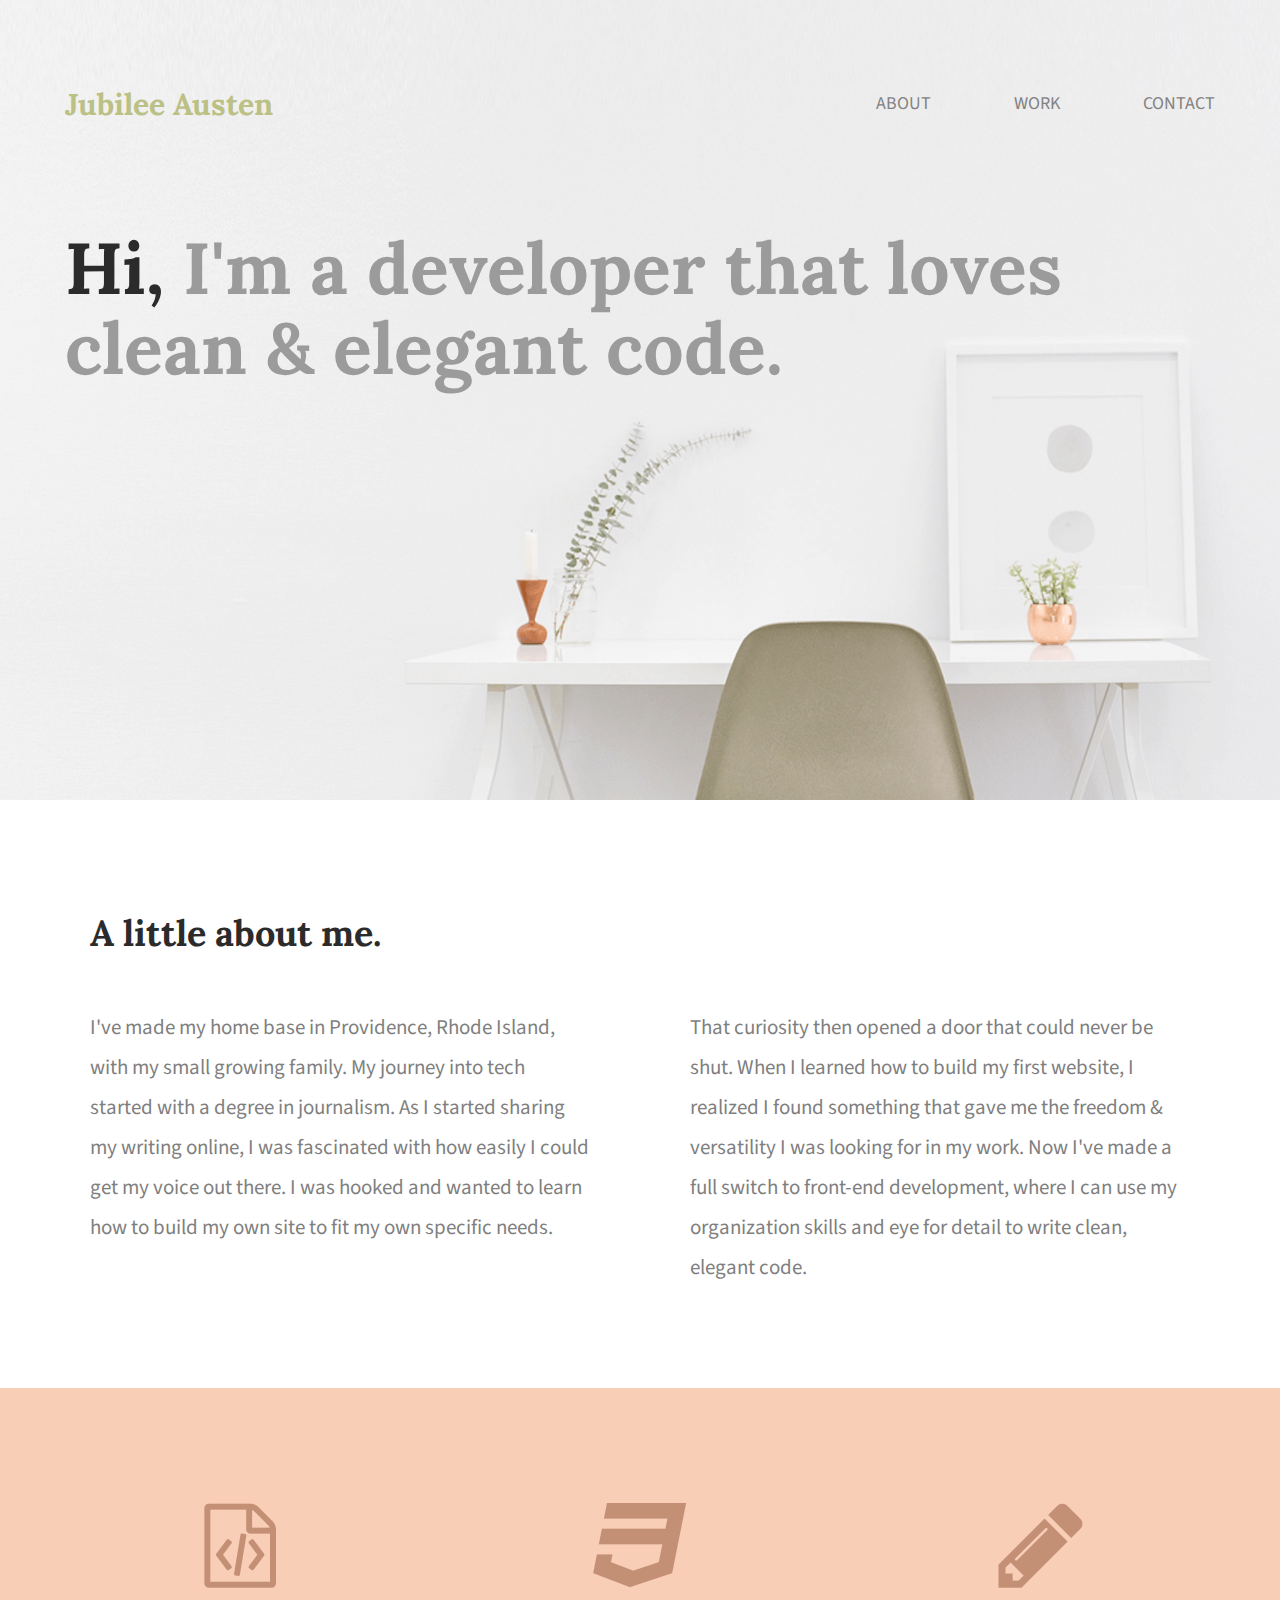
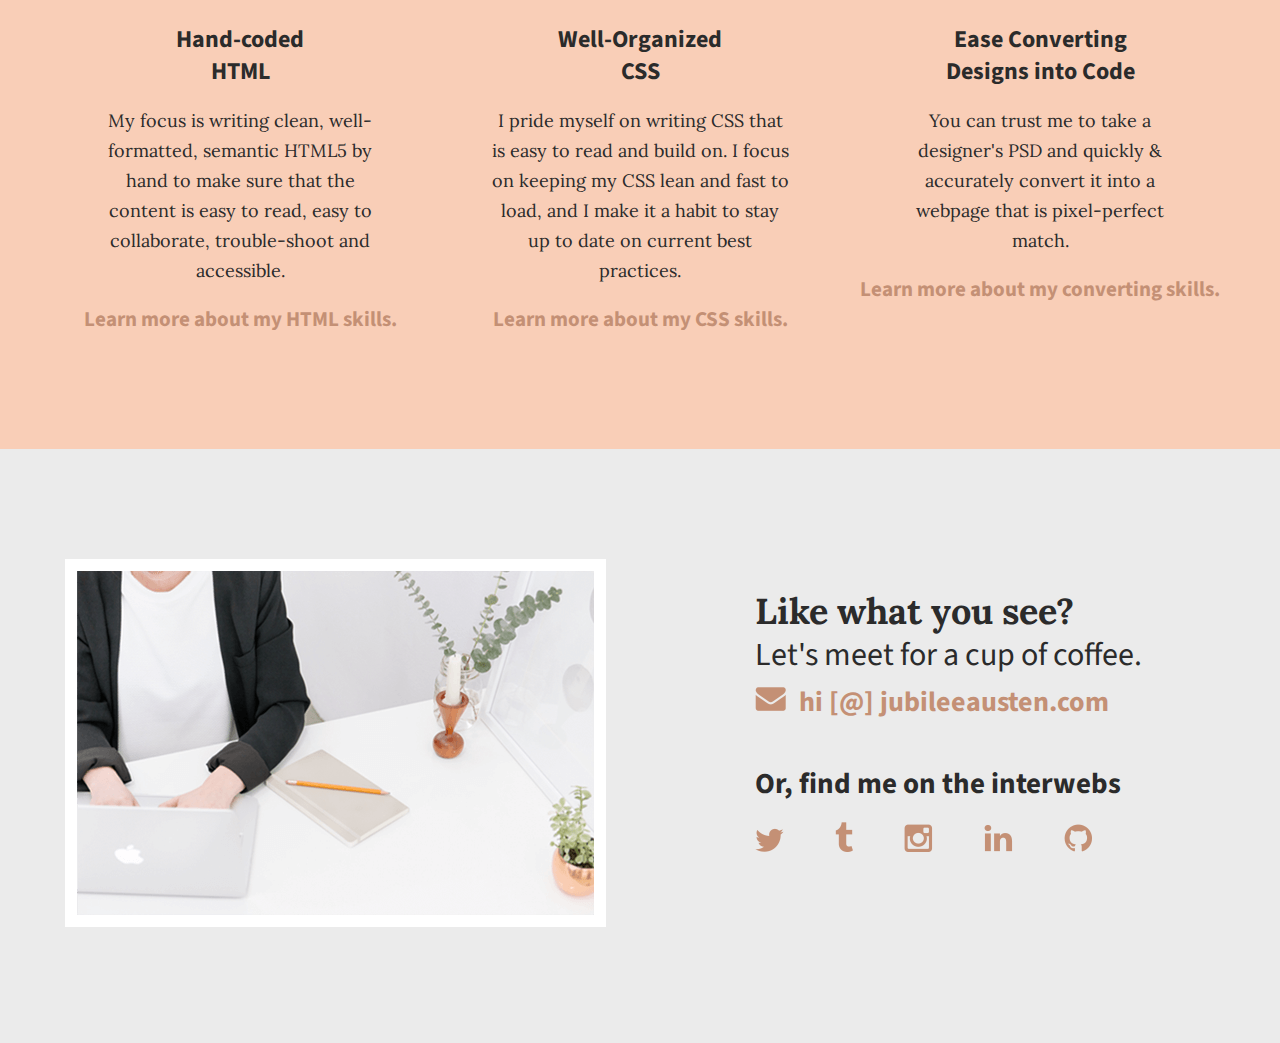
<file: index.html>
<!doctype html>
<html lang="en">

    <head>
        <meta charset="utf-8">
        <title>Jubilee Austen | Portfolio</title>
        <link rel="stylesheet" href="css/normalize.css">
        <link rel="stylesheet" href="css/main.css">
        <link href='https://fonts.googleapis.com/css?family=Lora:400,700' rel='stylesheet' type='text/css'>
        <link href='https://fonts.googleapis.com/css?family=Source+Sans+Pro:400,700' rel='stylesheet' type='text/css'>
    </head>
    
    <body>
    <!-- HEADER -->
        <header id="main-header">
            <div class="full-width">
                <div class="half-width">
                    <h1>Jubilee Austen</h1>
                </div>
                <div class="half width">
                    <nav>
                        <ul>
                            <li><a href="#about">About</a></li>
                            <li><a href="#work">Work</a></li>
                            <li><a href="#contact">Contact</a></li>
                        </ul>
                    </nav>
                </div>
                <h2><span>Hi,</span> I'm a developer that loves clean &amp; elegant code.</h2>
            </div>
        </header>

        <main>
            <!-- ABOUT -->
            <section id="about">
                <div class="full-width">
                    <h2>A little about me.</h2>
                    <div class="half-width">
                        <p>
                            I've made my home base in Providence, Rhode Island, with my small growing family. My journey into tech started with a degree in journalism. As I started sharing my writing online, I was fascinated with how easily I could get my voice out there. I was hooked and wanted to learn how to build my own site to fit my own specific needs.
                        </p>
                    </div>
                    <div class="half-width">
                        <p>
                            That curiosity then opened a door that could never be shut. When I learned how to build my first website, I realized I found something that gave me the freedom & versatility I was looking for in my work. Now I've made a full switch to front-end development, where I can use my organization skills and eye for detail to write clean, elegant code.
                        </p>
                    </div>
                </div>
            </section>
            
            <!-- WORK -->
            <section id="work" class="work-main">
                <div class="full-width">
                    <div class="third-width">
                        <img src="img/html-icon.png" alt="HTML icon" />
                        <h3>Hand-coded HTML</h3>
                        <p>
                            My focus is writing clean, well-formatted, semantic HTML5 by hand to make sure that the content is easy to read, easy to collaborate, trouble-shoot and accessible.
                        </p>
                        <a href="work/html/index.html">Learn more about my HTML skills.</a>
                    </div>
                    <div class="third-width">
                        <img src="img/css-icon.png" alt="CSS icon" />
                        <h3>Well-Organized CSS</h3>
                        <p>
                            I pride myself on writing CSS that is easy to read and build on. I focus on keeping my CSS lean and fast to load, and I make it a habit to stay up to date on current best practices.
                        </p>
                        <a href="work/css/index.html">Learn more about my CSS skills.</a>
                    </div>
                    <div class="third-width">
                        <img src="img/pencil-icon.png" alt="Pencil icon" />
                        <h3>Ease Converting Designs into Code</h3>
                        <p>
                            You can trust me to take a designer's PSD and quickly & accurately convert it into a webpage that is pixel-perfect match.
                        </p>
                        <a href="work/convert/index.html">Learn more about my converting skills.</a>
                    </div>
                </div>
            </section>
            
            <!-- CONTACT -->
            <footer id="contact">
                <div class="full-width">
                    <div class="half-width">
                        <img src="img/contact-image.png" alt="Contact image" id="contact-img"/>
                    </div>
                    <div class="half-width">
                        <h2>Like what you see?</h2>
                        <h3 id="email-header">Let's meet for a cup of coffee.</h3>
                        <a href="mailto:hi@jubileeausten.com"><img src="img/envelope.png" alt="Envelope icon" id="envelope"/></a>
                        <a href="mailto:hi@jubileeausten.com">hi [@] jubileeausten.com</a>
                        <h3 id="socialmedia-header">Or, find me on the interwebs</h3>
                        <ul>
                            <li><a href="https://twitter.com/"><img src="img/twitter.png" alt="Twitter icon" /></a></li>
                            <li><a href="https://www.tumblr.com/"><img src="img/tumblr.png" alt="Tumblr icon" /></a></li>
                            <li><a href="https://www.instagram.com/"><img src="img/instagram.png" alt="Instagram icon" /></a></li>
                            <li><a href="https://www.linkedin.com/"><img src="img/linkedin.png" alt="Linkedin icon" /></a></li>
                            <li><a href="https://github.com/"><img src="img/github.png" alt="Github icon" /></a></li>
                        </ul>
                    </div>
                </div>
            </footer>
        </main>
    </body>
</html>
</file>
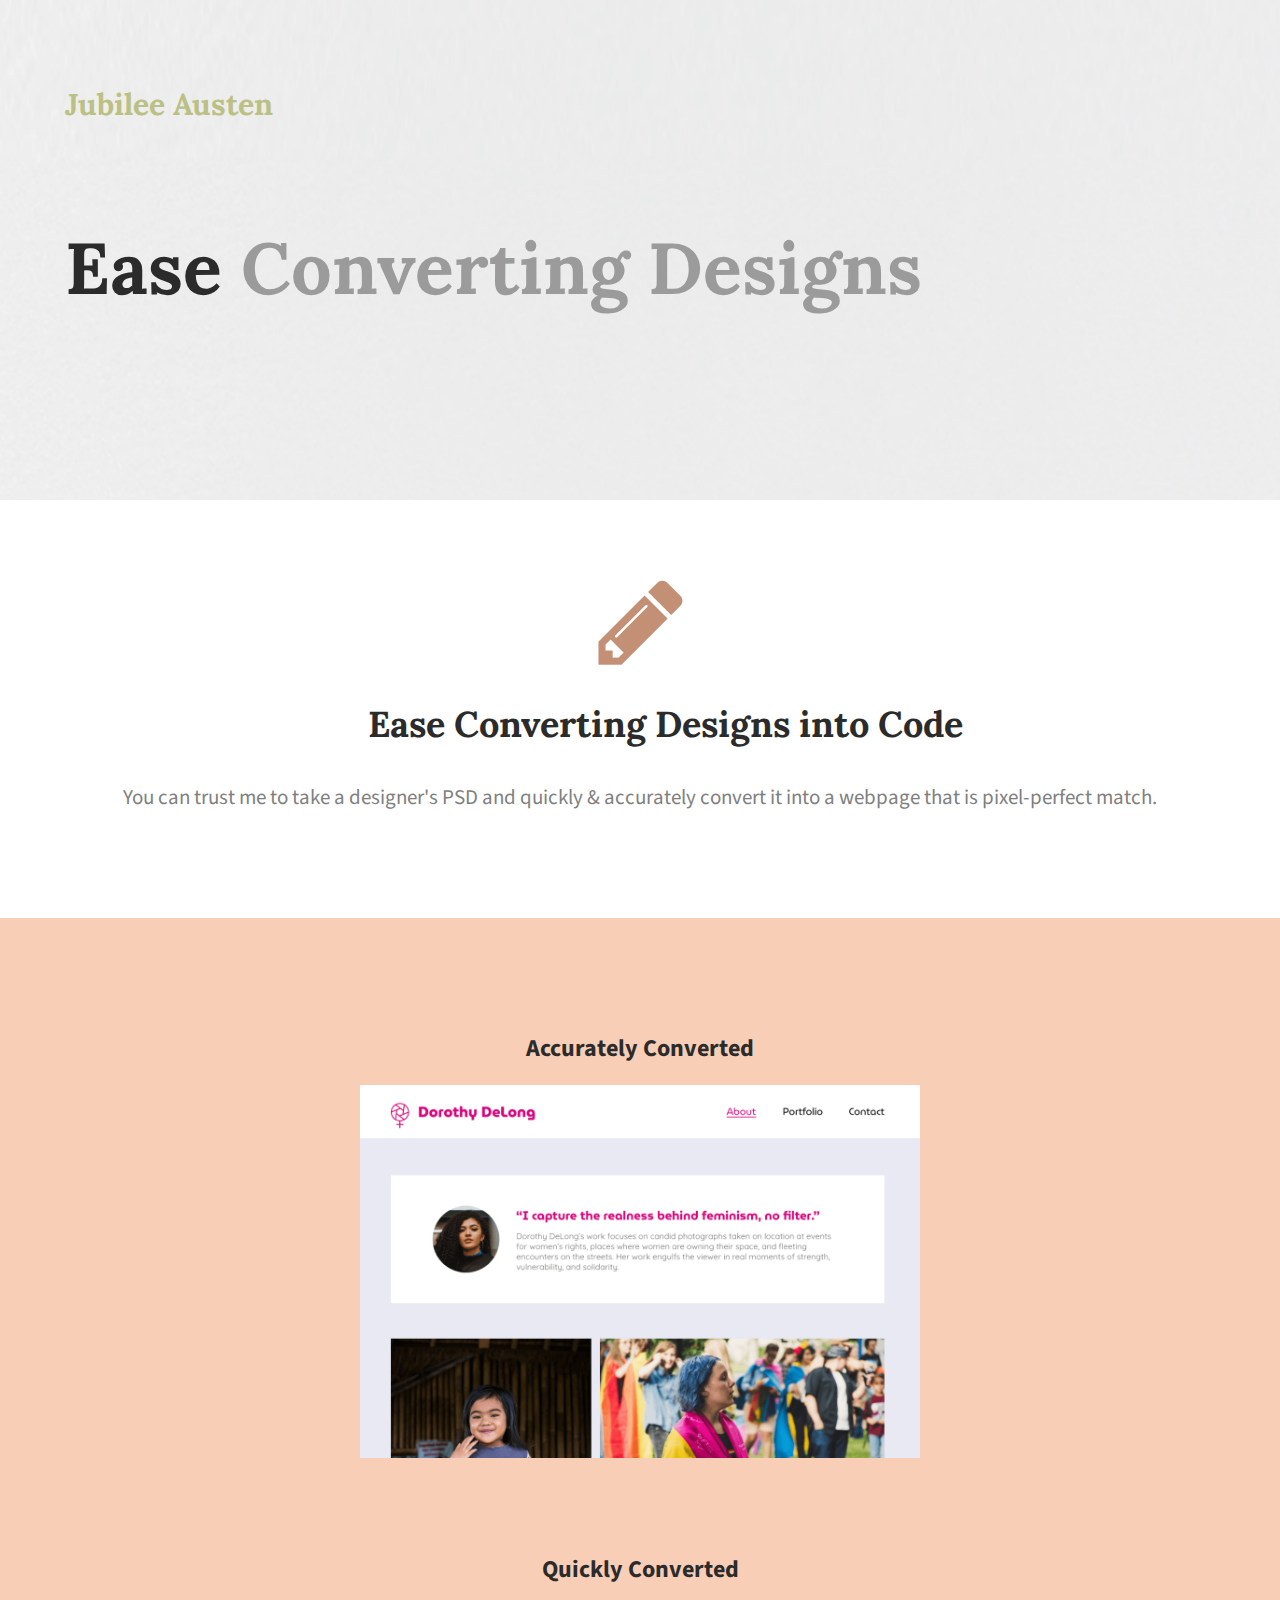
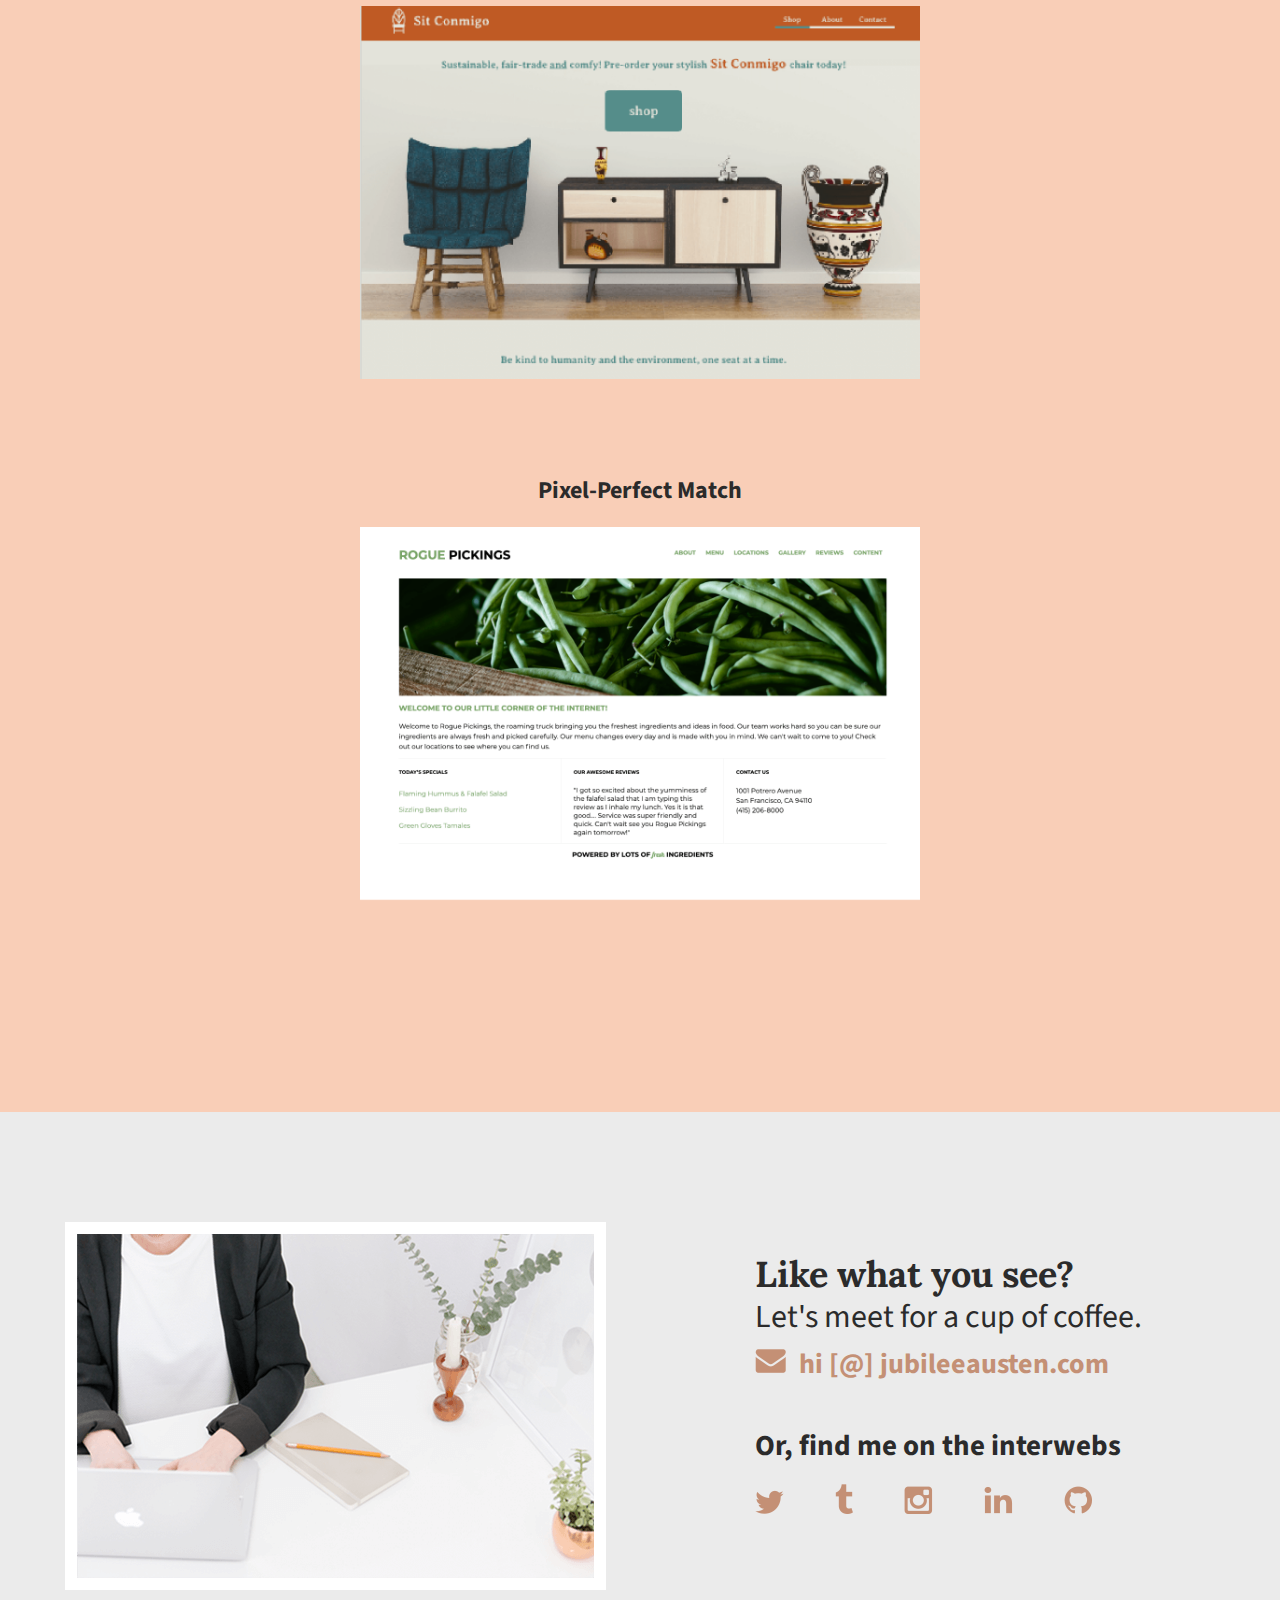
<file: work/convert/index.html>
<!doctype html>
<html lang="en">

    <head>
        <meta charset="utf-8">
        <title>Jubilee Austen | Convert</title>
        <link rel="stylesheet" href="../../css/normalize.css">
        <link rel="stylesheet" href="../../css/main.css">
        <link href='https://fonts.googleapis.com/css?family=Lora:400,700' rel='stylesheet' type='text/css'>
        <link href='https://fonts.googleapis.com/css?family=Source+Sans+Pro:400,700' rel='stylesheet' type='text/css'>
    </head>
    
    <body>
    <!-- HEADER -->
        <header id="work-header">
            <div class="full-width">
                <div class="half-width">
                    <a id="home" href="../../index.html"><h1>Jubilee Austen</h1></a>
                </div>
                <h2><span>Ease</span> Converting Designs</h2>
            </div>
        </header>

        <main>
            <!-- ABOUT -->
            <section id="about" class="work-about">
                <div class="full-width">
                    <img src="../../img/pencil-icon.png" alt="Pencil icon" />
                    <h2>Ease Converting Designs into Code</h2>
                    <p>
                        You can trust me to take a designer's PSD and quickly & accurately convert it into a webpage that is pixel-perfect match.
                    </p>
                </div>
            </section>
            
            <!-- WORK -->
            <section id="work" class="convert" >
                <div class="full-width">
                    <h3>Accurately Converted</h3>
                    <img src="../../img/dorothy.png" alt="Dorothy screenshot" />
                    <h3>Quickly Converted</h3>
                    <img src="../../img/sit-conmigo.png" alt="Sit Conmigo screenshot" />
                    <h3>Pixel-Perfect Match</h3>
                    <img src="../../img/rogue.png" alt="Rogue screenshot" />
                </div> 
            </section>
            
            <!-- CONTACT -->
            <footer id="contact">
                <div class="full-width">
                    <div class="half-width">
                        <img src="../../img/contact-image.png" alt="Contact image" id="contact-img"/>
                    </div>
                    <div class="half-width">
                        <h2>Like what you see?</h2>
                        <h3 id="email-header">Let's meet for a cup of coffee.</h3>
                        <a href="mailto:hi@jubileeausten.com"><img src="../../img/envelope.png" alt="Envelope icon" id="envelope"/></a>
                        <a href="mailto:hi@jubileeausten.com">hi [@] jubileeausten.com</a>
                        <h3 id="socialmedia-header">Or, find me on the interwebs</h3>
                        <ul>
                            <li><a href="https://twitter.com/"><img src="../../img/twitter.png" alt="Twitter icon" /></a></li>
                            <li><a href="https://www.tumblr.com/"><img src="../../img/tumblr.png" alt="Tumblr icon" /></a></li>
                            <li><a href="https://www.instagram.com/"><img src="../../img/instagram.png" alt="Instagram icon" /></a></li>
                            <li><a href="https://www.linkedin.com/"><img src="../../img/linkedin.png" alt="Linkedin icon" /></a></li>
                            <li><a href="https://github.com/"><img src="../../img/github.png" alt="Github icon" /></a></li>
                        </ul>
                    </div>
                </div>
            </footer>
        </main>
    </body>
</html>
</file>
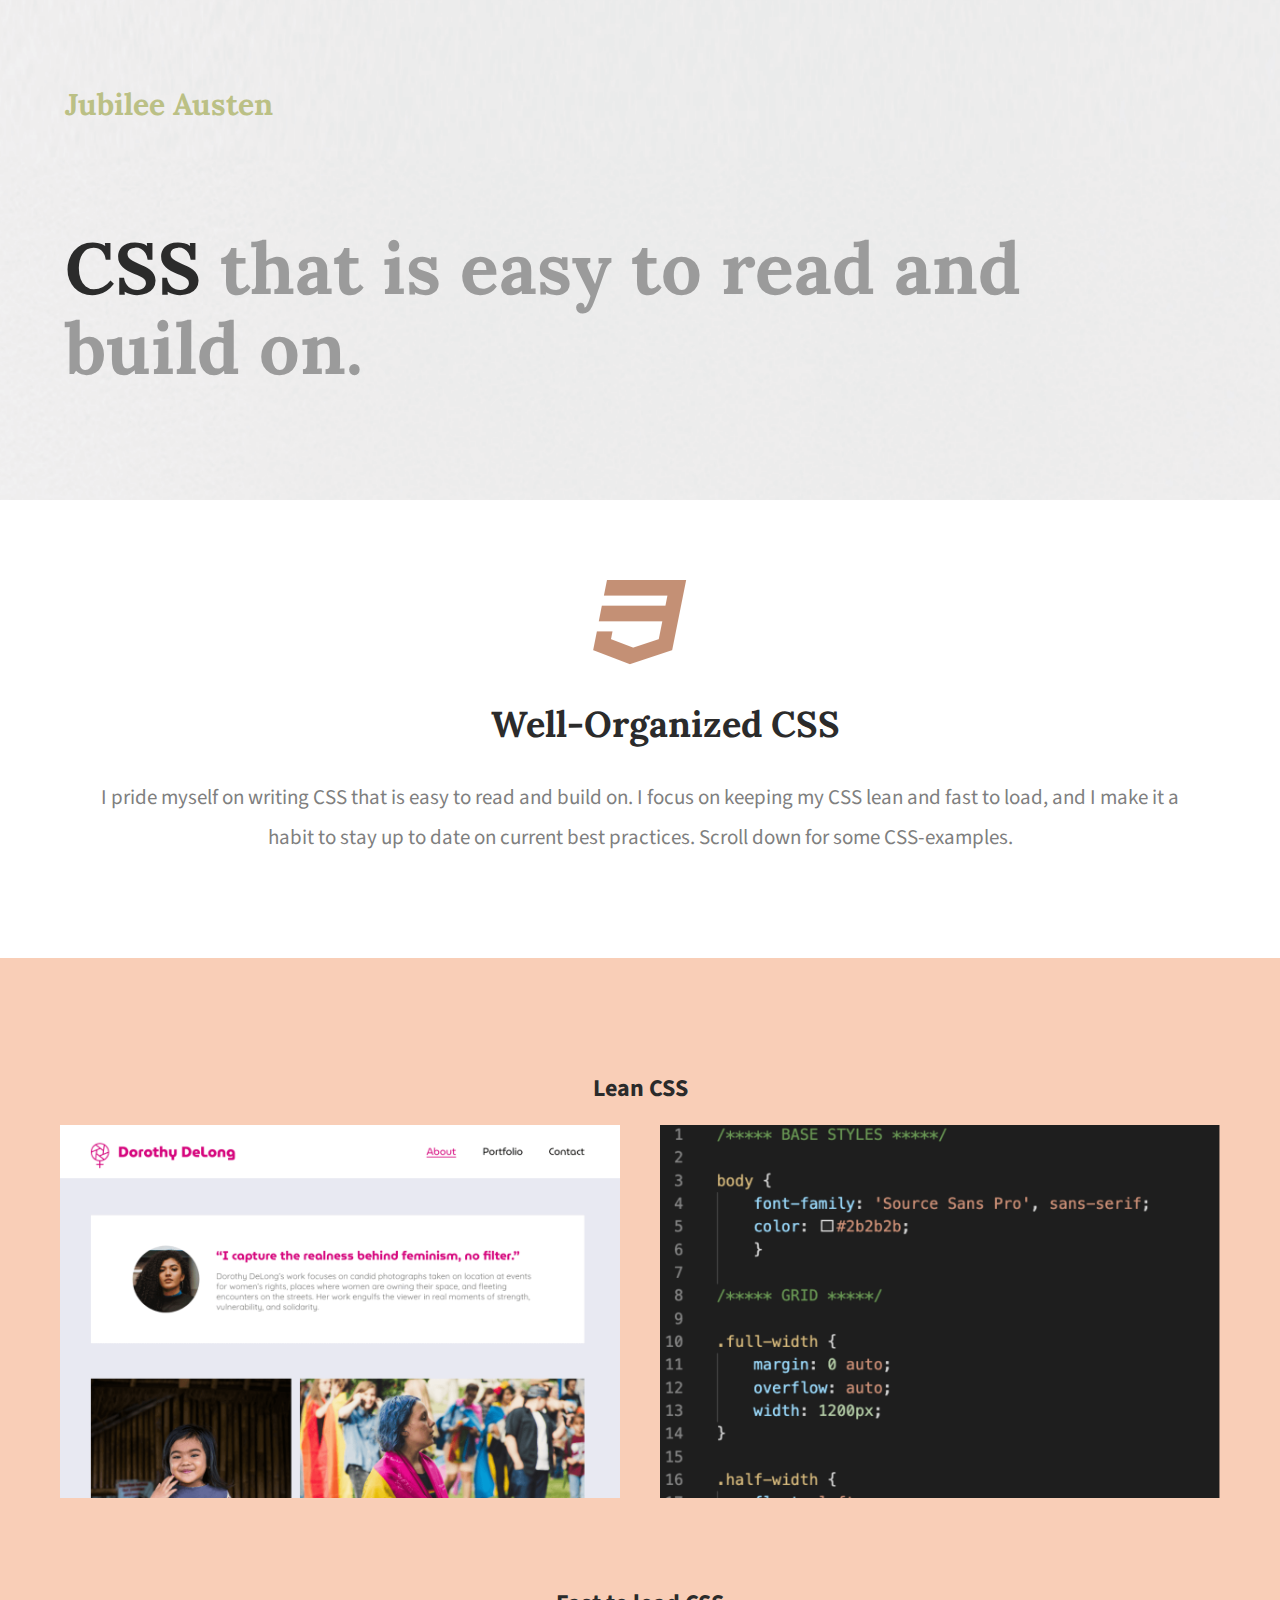
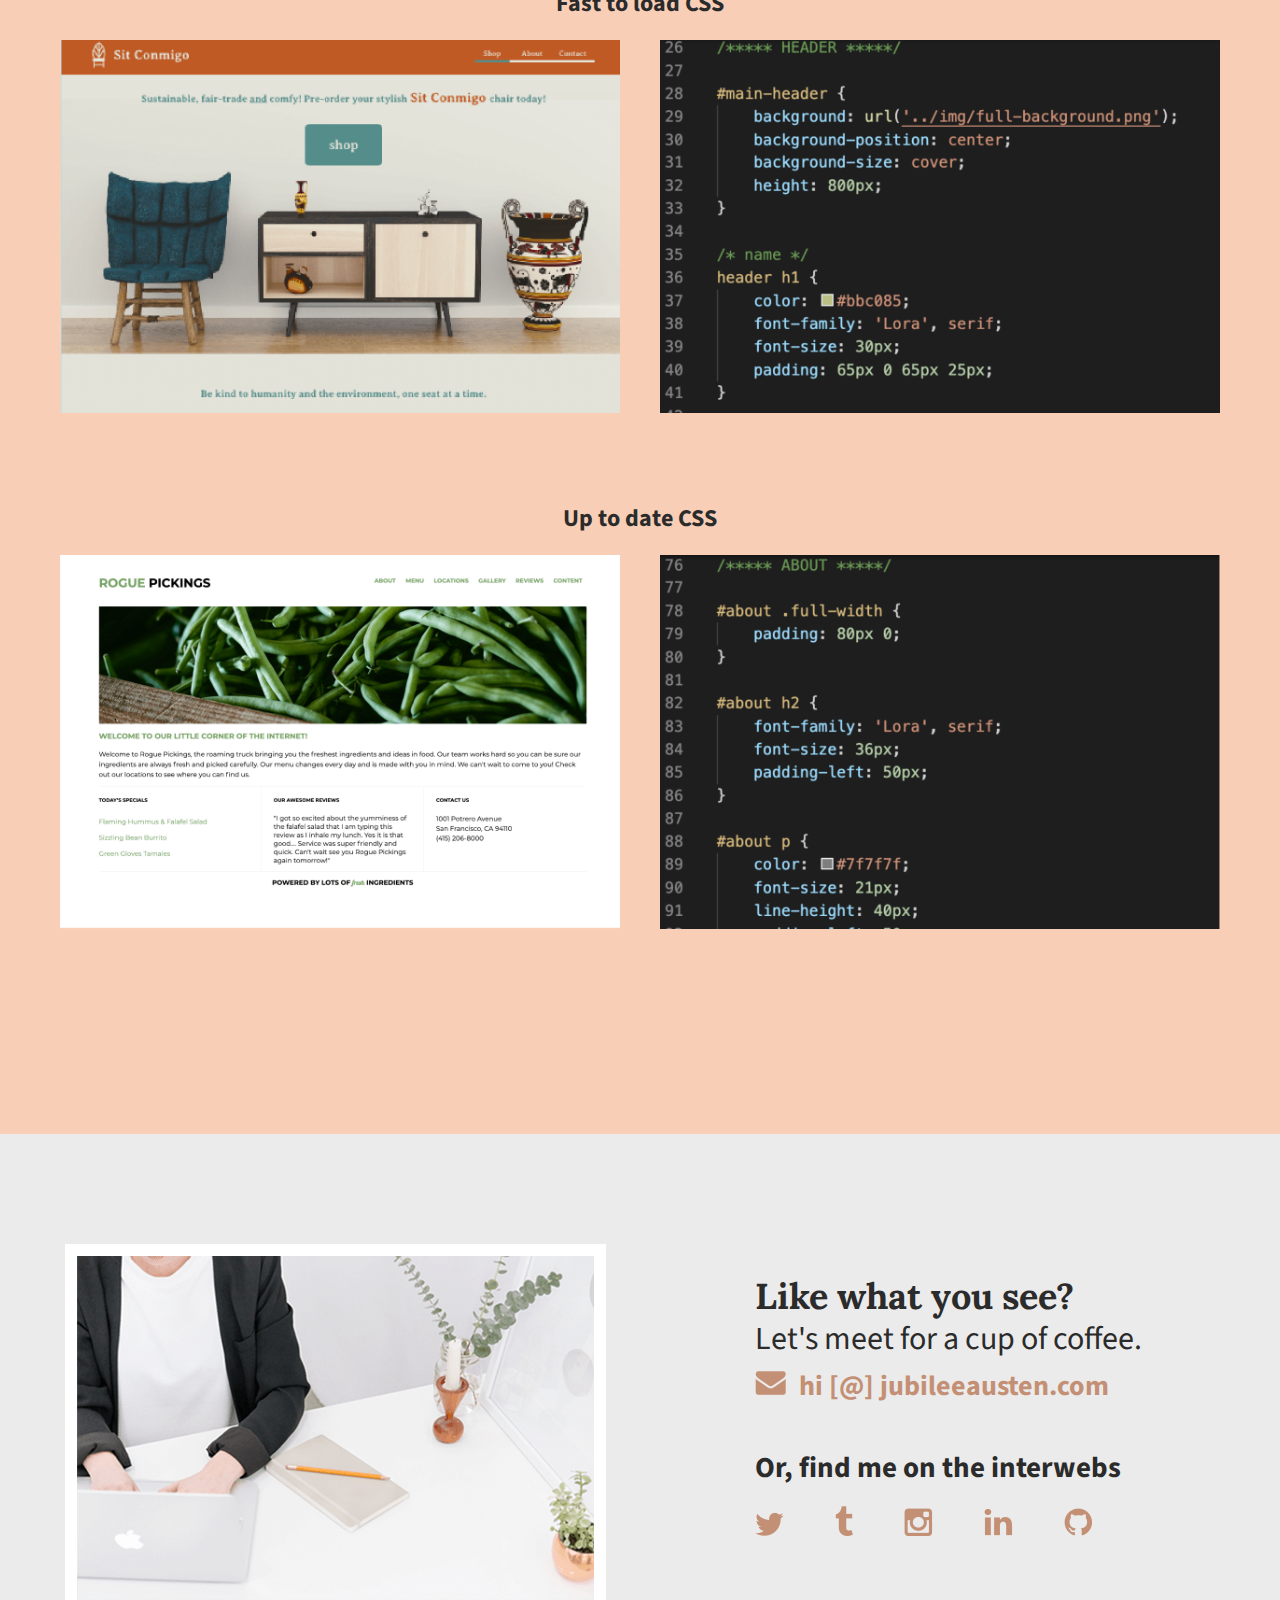
<file: work/css/index.html>
<!doctype html>
<html lang="en">

    <head>
        <meta charset="utf-8">
        <title>Jubilee Austen | CSS</title>
        <link rel="stylesheet" href="../../css/normalize.css">
        <link rel="stylesheet" href="../../css/main.css">
        <link href='https://fonts.googleapis.com/css?family=Lora:400,700' rel='stylesheet' type='text/css'>
        <link href='https://fonts.googleapis.com/css?family=Source+Sans+Pro:400,700' rel='stylesheet' type='text/css'>
    </head>
    
    <body>
    <!-- HEADER -->
        <header id="work-header">
            <div class="full-width">
                <div class="half-width">
                    <a id="home" href="../../index.html"><h1>Jubilee Austen</h1></a>
                </div>
                <h2><span>CSS</span> that is easy to read and build on.</h2>
            </div>
        </header>

        <main>
            <!-- ABOUT -->
            <section id="about" class="work-about">
                <div class="full-width">
                    <img src="../../img/css-icon.png" alt="CSS icon" />
                    <h2>Well-Organized CSS</h2>
                    <p>
                        I pride myself on writing CSS that is easy to read and build on. I focus on keeping my CSS lean and fast to load, and I make it a habit to stay up to date on current best practices. Scroll down for some CSS-examples.
                    </p>
                </div>
            </section>
            
            <!-- WORK -->
            <section id="work" class="work-extra">
                <div class="full-width">
                    <h3>Lean CSS</h3>
                        <img src="../../img/dorothy.png" alt="Dorothy screenshot" />
                        <img src="../../img/dorothy-css.png" alt="Dorothy-CSS screenshot" />
                    <h3>Fast to load CSS</h3>
                        <img src="../../img/sit-conmigo.png" alt="Sit Conmigo screenshot" />
                        <img src="../../img/sit-conmigo-css.png" alt="Sit Conmigo-CSS screenshot" />
                    <h3>Up to date CSS</h3>
                        <img src="../../img/rogue.png" alt="Rogue screenshot" />
                        <img src="../../img/rogue-css.png" alt="Rogue-CSS screenshot" />
                </div> 
            </section>
            
            <!-- CONTACT -->
            <footer id="contact">
                <div class="full-width">
                    <div class="half-width">
                        <img src="../../img/contact-image.png" alt="Contact image" id="contact-img"/>
                    </div>
                    <div class="half-width">
                        <h2>Like what you see?</h2>
                        <h3 id="email-header">Let's meet for a cup of coffee.</h3>
                        <a href="mailto:hi@jubileeausten.com"><img src="../../img/envelope.png" alt="Envelope icon" id="envelope"/></a>
                        <a href="mailto:hi@jubileeausten.com">hi [@] jubileeausten.com</a>
                        <h3 id="socialmedia-header">Or, find me on the interwebs</h3>
                        <ul>
                            <li><a href="https://twitter.com/"><img src="../../img/twitter.png" alt="Twitter icon" /></a></li>
                            <li><a href="https://www.tumblr.com/"><img src="../../img/tumblr.png" alt="Tumblr icon" /></a></li>
                            <li><a href="https://www.instagram.com/"><img src="../../img/instagram.png" alt="Instagram icon" /></a></li>
                            <li><a href="https://www.linkedin.com/"><img src="../../img/linkedin.png" alt="Linkedin icon" /></a></li>
                            <li><a href="https://github.com/"><img src="../../img/github.png" alt="Github icon" /></a></li>
                        </ul>
                    </div>
                </div>
            </footer>
        </main>
    </body>
</html>
</file>
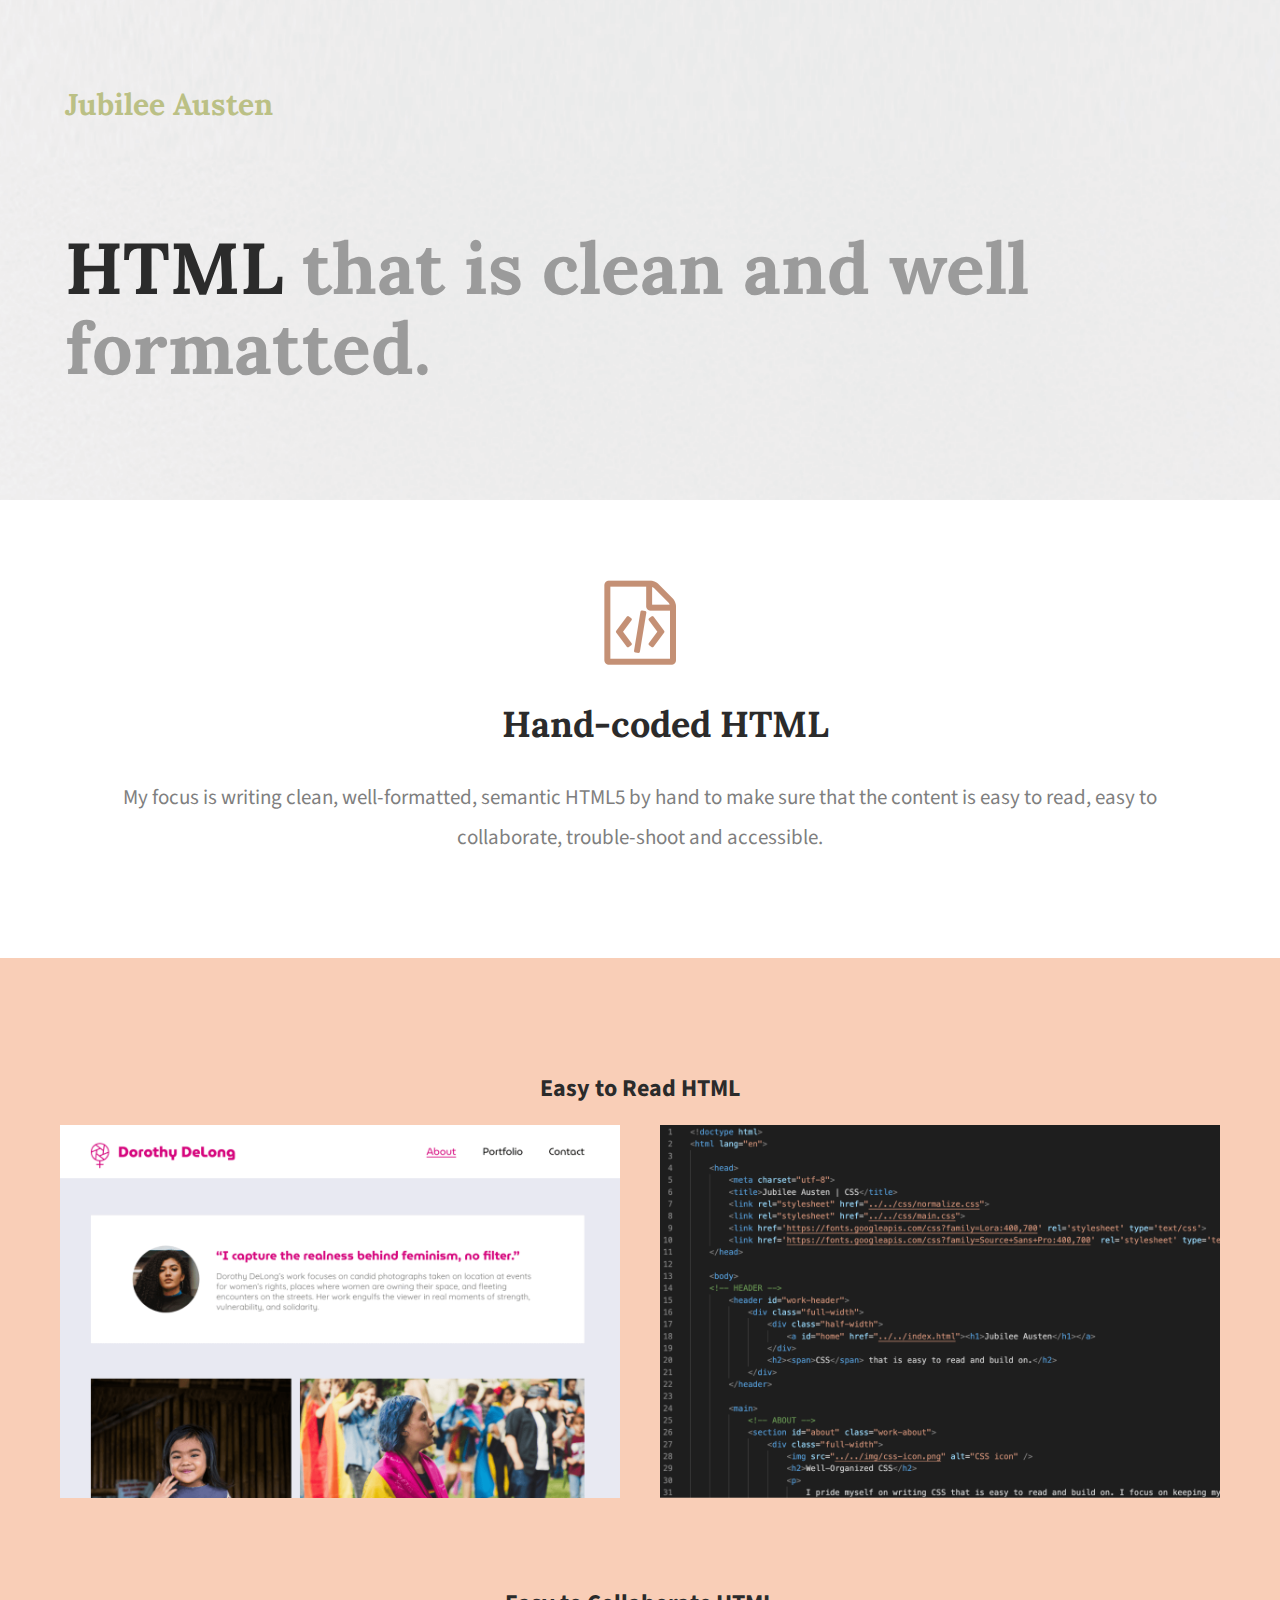
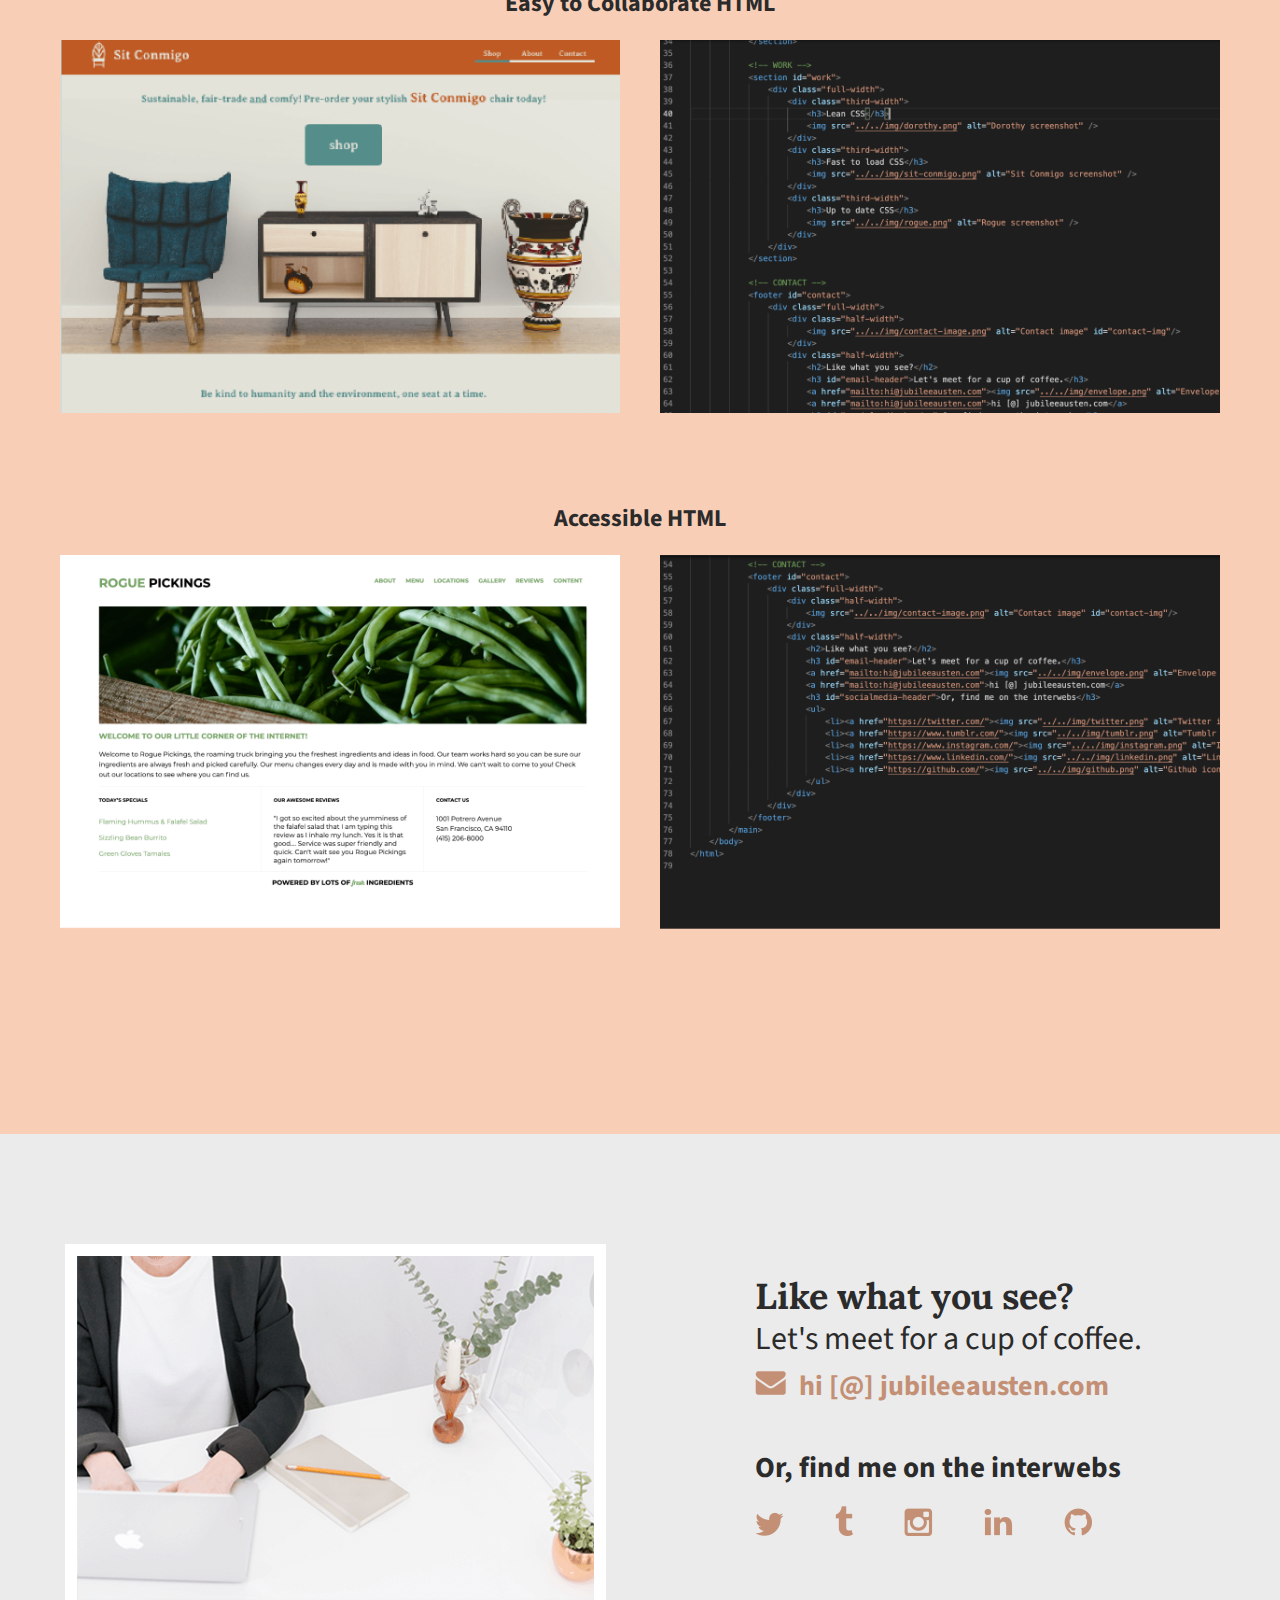
<file: work/html/index.html>
<!doctype html>
<html lang="en">

    <head>
        <meta charset="utf-8">
        <title>Jubilee Austen | HTML</title>
        <link rel="stylesheet" href="../../css/normalize.css">
        <link rel="stylesheet" href="../../css/main.css">
        <link href='https://fonts.googleapis.com/css?family=Lora:400,700' rel='stylesheet' type='text/css'>
        <link href='https://fonts.googleapis.com/css?family=Source+Sans+Pro:400,700' rel='stylesheet' type='text/css'>
    </head>
    
    <body>
    <!-- HEADER -->
        <header id="work-header">
            <div class="full-width">
                <div class="half-width">
                    <a id="home" href="../../index.html"><h1>Jubilee Austen</h1></a>
                </div>
                <h2><span>HTML</span> that is clean and well formatted.</h2>
            </div>
        </header>

        <main>
            <!-- ABOUT -->
            <section id="about" class="work-about">
                <div class="full-width">
                    <img src="../../img/html-icon.png" alt="HTML icon" />
                    <h2>Hand-coded HTML</h2>
                    <p>
                        My focus is writing clean, well-formatted, semantic HTML5 by hand to make sure that the content is easy to read, easy to collaborate, trouble-shoot and accessible.
                    </p>
                </div>
            </section>
            
            <!-- WORK -->
            <section id="work" class="work-extra">
                <div class="full-width">
                    <h3>Easy to Read HTML</h3>
                        <img src="../../img/dorothy.png" alt="Dorothy screenshot" />
                        <img src="../../img/dorothy-html.png" alt="Dorothy-HTML screenshot" />
                    <h3>Easy to Collaborate HTML</h3>
                        <img src="../../img/sit-conmigo.png" alt="Sit Conmigo screenshot" />
                        <img src="../../img/sit-conmigo-html.png" alt="Sit Conmigo-HTML screenshot" />
                    <h3>Accessible HTML</h3>
                        <img src="../../img/rogue.png" alt="Rogue screenshot" />
                        <img src="../../img/rogue-html.png" alt="Rogue-HTML screenshot" />
                </div> 
            </section>
            
            <!-- CONTACT -->
            <footer id="contact">
                <div class="full-width">
                    <div class="half-width">
                        <img src="../../img/contact-image.png" alt="Contact image" id="contact-img"/>
                    </div>
                    <div class="half-width">
                        <h2>Like what you see?</h2>
                        <h3 id="email-header">Let's meet for a cup of coffee.</h3>
                        <a href="mailto:hi@jubileeausten.com"><img src="../../img/envelope.png" alt="Envelope icon" id="envelope"/></a>
                        <a href="mailto:hi@jubileeausten.com">hi [@] jubileeausten.com</a>
                        <h3 id="socialmedia-header">Or, find me on the interwebs</h3>
                        <ul>
                            <li><a href="https://twitter.com/"><img src="../../img/twitter.png" alt="Twitter icon" /></a></li>
                            <li><a href="https://www.tumblr.com/"><img src="../../img/tumblr.png" alt="Tumblr icon" /></a></li>
                            <li><a href="https://www.instagram.com/"><img src="../../img/instagram.png" alt="Instagram icon" /></a></li>
                            <li><a href="https://www.linkedin.com/"><img src="../../img/linkedin.png" alt="Linkedin icon" /></a></li>
                            <li><a href="https://github.com/"><img src="../../img/github.png" alt="Github icon" /></a></li>
                        </ul>
                    </div>
                </div>
            </footer>
        </main>
    </body>
</html>
</file>
<file: css/main.css>
/***** BASE STYLES *****/

body {
    font-family: 'Source Sans Pro', sans-serif;
    color: #2b2b2b;
    }

/***** GRID *****/

.full-width {
    margin: 0 auto;
    overflow: auto;
    width: 1200px;
}

.half-width {
    float: left;
    width: 600px;
}

.third-width {
    float: left;
    width: 400px;
} 

/***** HEADER *****/

#main-header {
    background: url('../img/full-background.png');
    background-position: center;
    background-size: cover;
    height: 800px;
}

/* name */
header h1 { 
    color: #bbc085;
    font-family: 'Lora', serif;
    font-size: 30px;
    padding: 65px 0 65px 25px;
}

nav {
    float: right; 
    padding: 75px 25px;
}

nav ul li{
    display: inline-block;
}

nav ul li a {
    color: #828282;
    font-size: 18px;
    padding-left: 80px; 
    text-decoration: none;
    text-transform: uppercase;
}

/* quote */

header h2 {
    clear: both;
    color: #9b9b9b;
    font-family: 'Lora', serif;
    font-size: 72px;
    line-height: 80px;
    padding: 20px 0 20px 25px;
    width: 1000px;
}

header h2 span {
    color: #2b2b2b;
}

/***** ABOUT *****/

#about .full-width {
    padding: 80px 0;
}

#about h2 {
    font-family: 'Lora', serif;
    font-size: 36px;
    padding-left: 50px;
}

#about p {
    color: #7f7f7f;
    font-size: 21px;
    line-height: 40px; 
    padding-left: 50px;
    padding-right: 50px;
}

/***** WORK *****/

#work {
    background-color: #f9ceb7;
    text-align: center;
}

#work .full-width {
    padding: 115px 0;
}

#work img {
    padding-bottom: 30px;
}

.work-main h3 {
    font-size: 24px;
    line-height: 32px;
    margin: 0 auto;
    width: 190px; 
}

#work p {
    font-family: 'Lora', serif;
    font-size: 18px;
    line-height: 30px;
    padding: 0 50px;
}

#work a {
    color: #c49075;
    font-size: 21px;
    font-weight: bold;
    text-decoration: none;
}

/***** CONTACT *****/

#contact {
    background-color: #ebebeb;
}

#contact .full-width {
    padding: 110px 0;
}

#contact img#contact-img {
    border: 12px solid #ffffff;
    margin-left: 25px;
}

#contact h2, #contact #email-header, #contact #socialmedia-header, #contact ul {
    padding-left: 115px;
}

#contact #envelope {
    padding: 0 10px 0 115px;
}

#contact h2 {
    font-family: 'Lora', serif;
    font-size: 36px;
    line-height: 44px;
}

#contact #email-header{
    font-size: 32px;
    font-weight: 400;
    line-height: 44px;
    margin: -30px 0 5px 0;
}

#contact #socialmedia-header {
    font-size: 29px;
    font-weight: bold;
    line-height: 44px;
    margin: 40px 0 0 0;
}

#contact a {
    color: #c49075;
    font-size: 28px;
    font-weight: bold;
    text-decoration: none;
}

#contact ul {
    list-style: none;
}

#contact ul li {
     display: inline-block;
}

#contact ul img {
    padding-right: 48px;
}

/***** WORK PAGES *****/

/* shows header picture in work pages */
#work-header {
    background: url('../img/full-background-work.png');
    background-position: center;
    background-size: cover;
    height: 500px;
}

/* removes hyperlink-underlining at home button*/
#home {
    text-decoration: none;
}

/* moves picture and text in the 'about css'-section to the centre */
.work-about {
    text-align: center;
}

.work-extra {
    overflow: auto;
}

.work-extra img {
    box-sizing: border-box;
    float: left;
    padding: 20px;
    margin-bottom: 60px;
    width: 600px;
}

.convert img {
    box-sizing: border-box;
    padding: 20px;
    margin-bottom: 60px;
    width: 600px;
}

.convert h3 {
    font-size: 24px;
    line-height: 32px;
    margin: 0 auto;
}

.work-extra h3 {
    font-size: 24px;
    line-height: 32px;
    margin: 0 auto;
}
</file>
